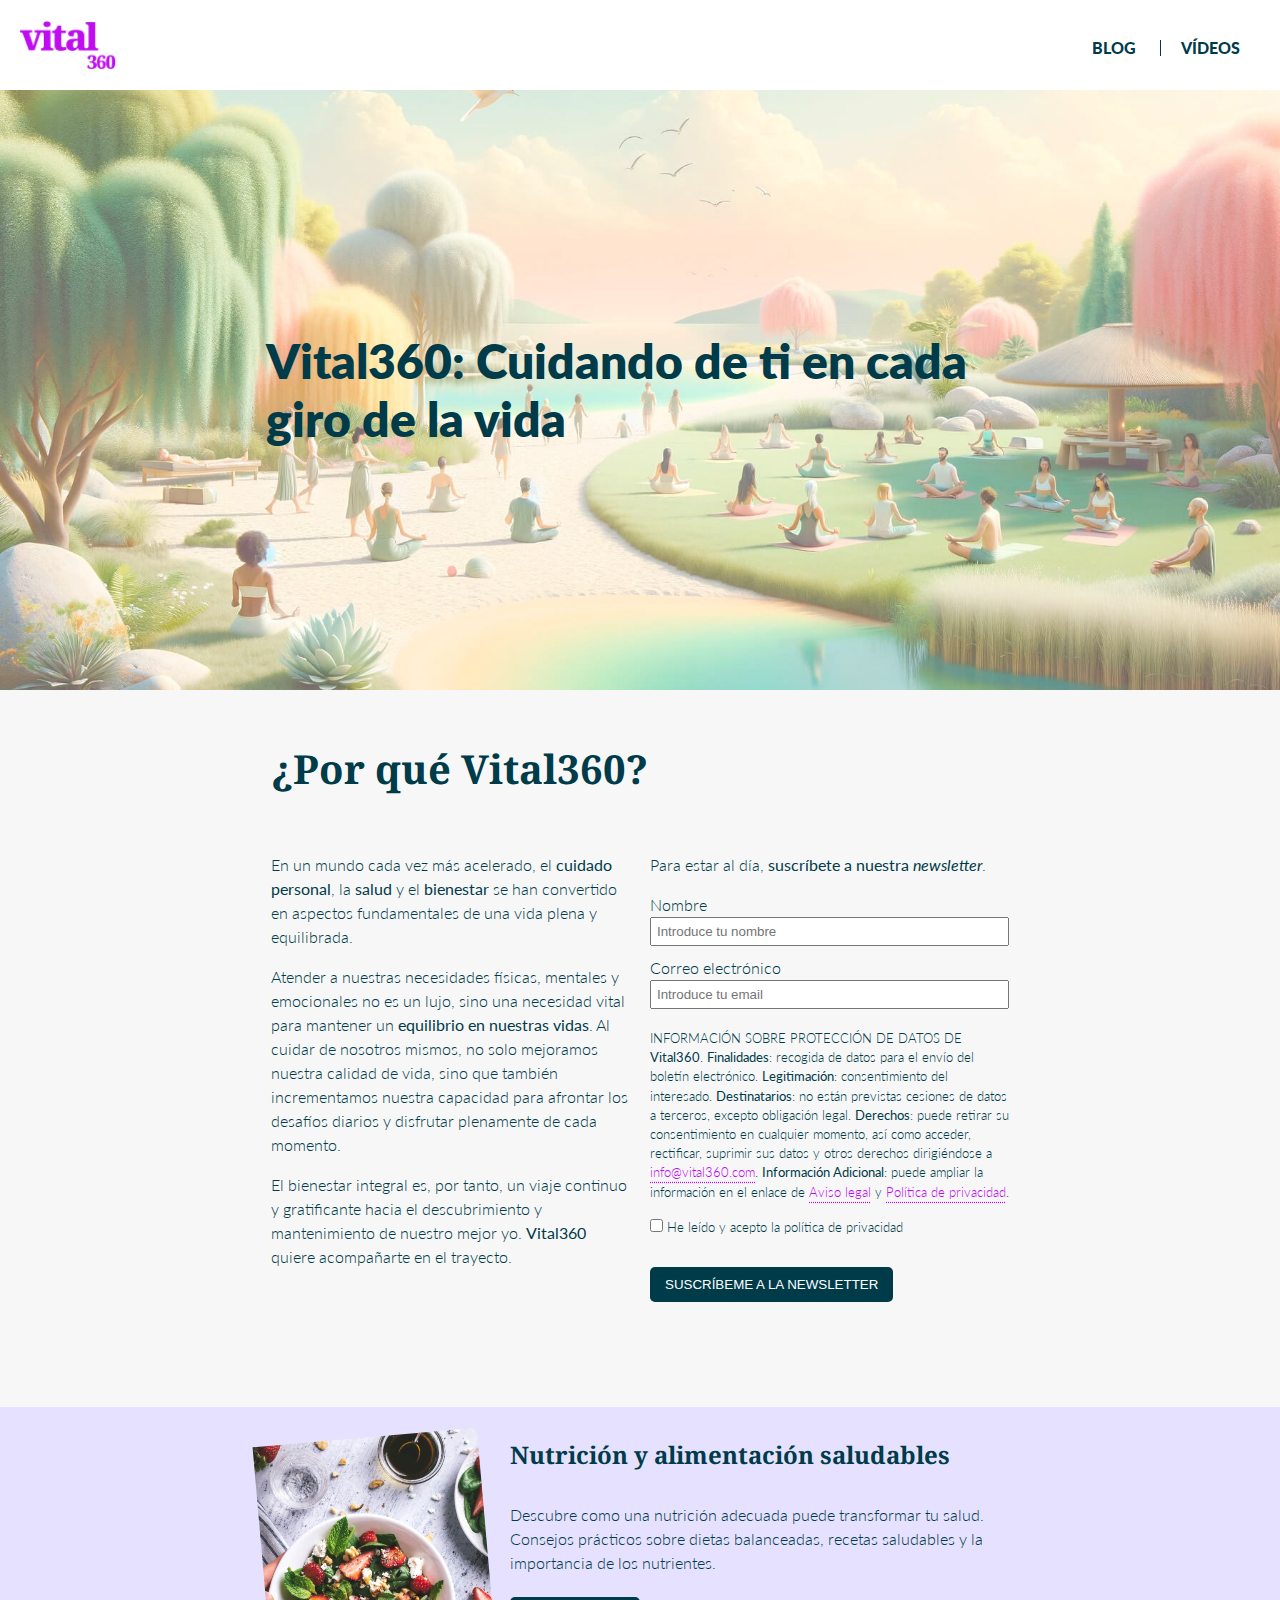
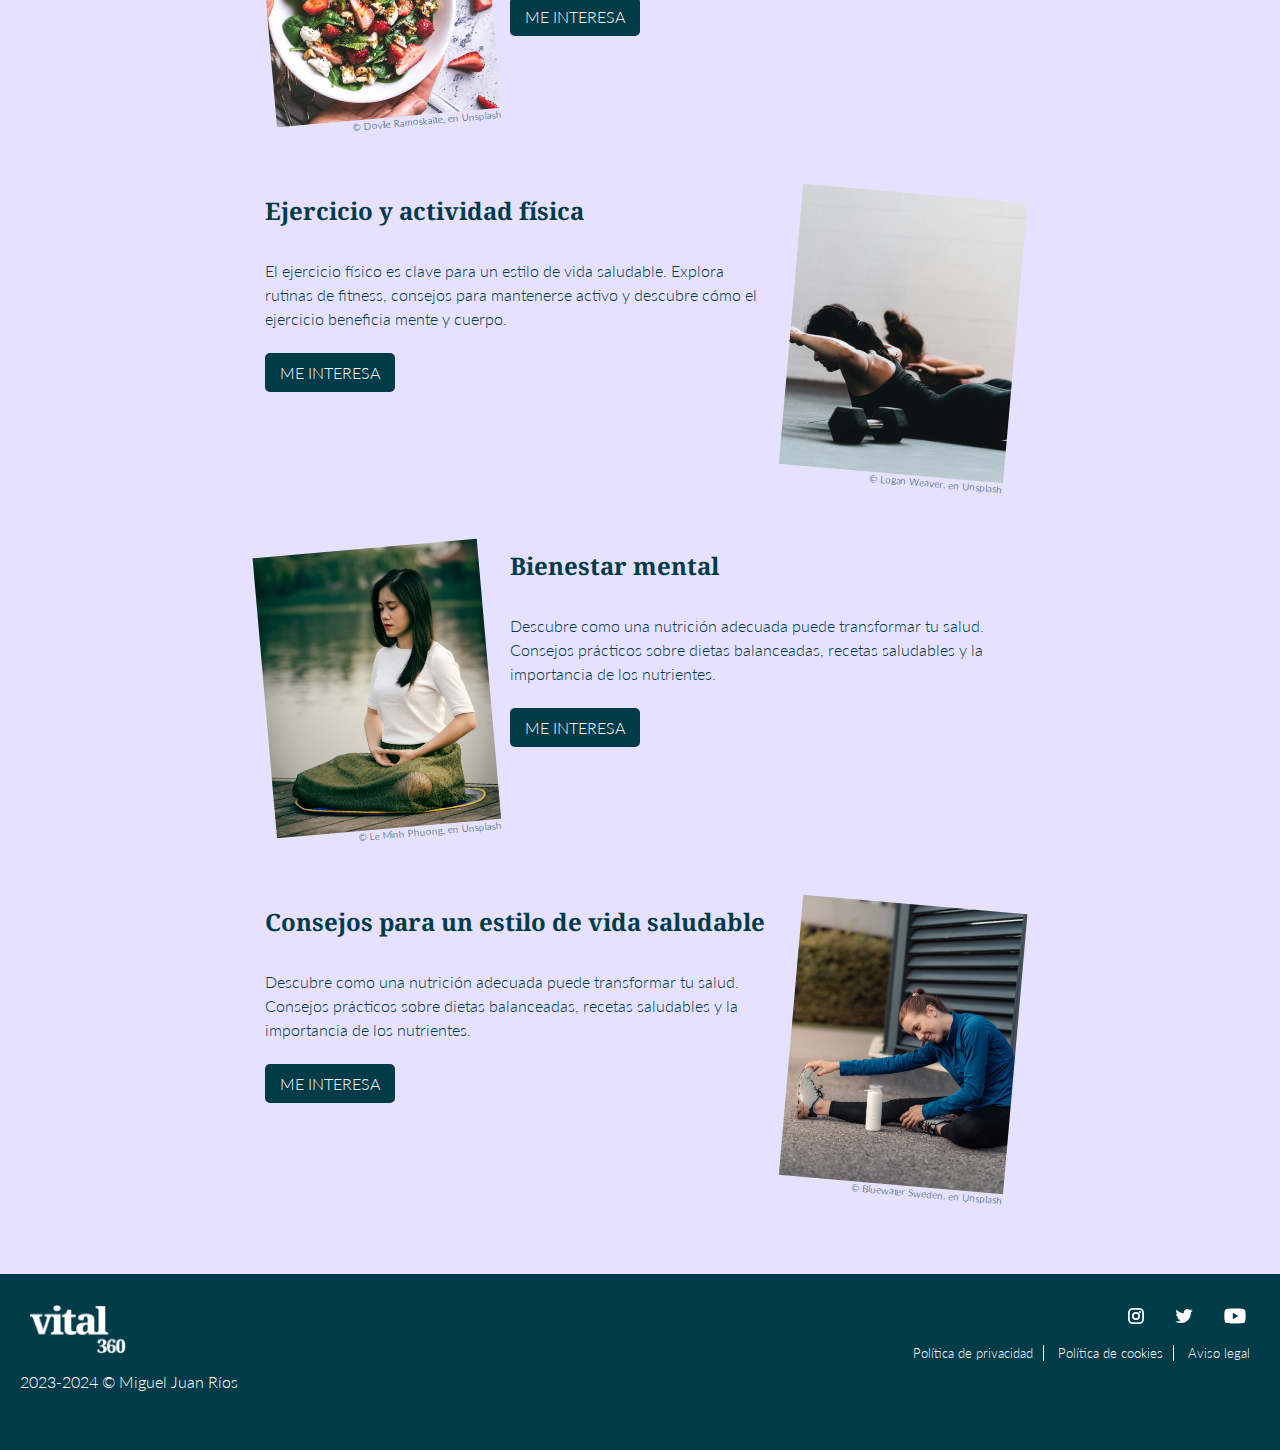
<file: index.html>
<!DOCTYPE html>
<html lang="es">

<head>
    <meta charset="UTF-8">
    <meta name="viewport" content="width=device-width, initial-scale=1.0">
    <title>Index | Vital360</title>
    <meta name="description" content="Vital360: Cuidando de ti en cada giro de la vida.">
    <link rel="icon" type="image/png" sizes="32x32" href="img/favicon.png">
    <link rel="preconnect" href="https://fonts.googleapis.com">
    <link rel="preconnect" href="https://fonts.gstatic.com" crossorigin>
    <link href="https://fonts.googleapis.com/css2?family=Lato:wght@400;700;900&family=Noto+Serif:wght@600&display=swap"
        rel="stylesheet">
    <link rel="stylesheet" href="css/estilos.css">
</head>

<body>
    <header class="cabecera-principal">
        <div class="container">
            <a href="index.html" title="Ir al inicio" class="logo"><img src="img/logoVital360.svg"
                    alt="logo Vital360"></a>
            <nav>
                <ul>
                    <li><a href="blog.html">Blog</a></li>
                    <li><a href="videos.html">Vídeos</a></li>
                </ul>
            </nav>
        </div>
    </header>

    <main>
        <div class="lema">
            <div class="lema-container">
                <h1>Vital360: Cuidando de ti en cada giro de la vida</h1>
            </div>
        </div>

        <div class="container index">
            <section class="introduccion">
                <h1>¿Por qué Vital360?</h1>

                <div class="intro">
                    <p>En un mundo cada vez más acelerado, el <strong>cuidado personal</strong>, la <strong>salud</strong> y el
                        <strong>bienestar</strong>
                        se han
                        convertido en aspectos fundamentales de una vida plena y equilibrada.
                    </p>
                    <p>Atender a nuestras necesidades físicas, mentales y emocionales no es un lujo, sino una
                        necesidad vital para mantener un <strong>equilibrio en nuestras vidas</strong>. Al cuidar de nosotros
                        mismos,
                        no solo
                        mejoramos nuestra calidad de vida, sino que también incrementamos nuestra capacidad para
                        afrontar
                        los
                        desafíos diarios y disfrutar plenamente de cada momento.</p>
                    <p>El bienestar integral es, por tanto, un viaje continuo y gratificante hacia el descubrimiento y
                        mantenimiento de nuestro mejor yo. <strong>Vital360</strong> quiere acompañarte en el trayecto.</p>
                </div>

                <div class="newsletter">
                    <p>Para estar al día, <strong>suscríbete a nuestra <span lang="en"><em>newsletter</em></span></strong>.</p>

                    <form action="" method="post">
                        <div class="form-element">
                            <label for="nombre">Nombre</label>
                            <input type="text" id="nombre" name="nombre" placeholder="Introduce tu nombre" required>
                        </div>
                        <div class="form-element">
                            <label for="email">Correo electrónico</label>
                            <input type="email" id="email" name="email" placeholder="Introduce tu email" required>
                        </div>
                        <p class="legal">INFORMACIÓN SOBRE PROTECCIÓN DE DATOS DE <strong>Vital360</strong>. <strong>Finalidades</strong>:
                            recogida de datos para el envío del boletín electrónico. <strong>Legitimación</strong>: consentimiento
                            del interesado. <strong>Destinatarios</strong>: no están previstas cesiones de datos a terceros,
                            excepto obligación legal. <strong>Derechos</strong>: puede retirar su consentimiento en cualquier
                            momento, así como acceder, rectificar, suprimir sus datos y otros derechos dirigiéndose a <a
                                href="mailto:info@vital360.com">info@vital360.com</a>. <strong>Información Adicional</strong>:
                            puede ampliar la información en el enlace de <a href="">Aviso legal</a> y <a
                                href="">Política de privacidad</a>.</p>
                        <div class="form-element-checkbox">
                            <input type="checkbox" id="aceptar_privacidad" name="aceptar_privacidad" required>
                            <label for="aceptar_privacidad">He leído y acepto la política de privacidad</label>
                        </div>
                        <button type="submit" class="button">Suscríbeme a la newsletter</button>
                    </form>
                </div>
            </section>

            <section class="articulos articulos-index">
                <article>
                    <figure>
                        <img src="img/home-bloc1.jpg" alt="Fotografía de un bol con ensalda de frutas, nueces y queso.">
                        <figcaption>&copy; Dovile Ramoskaite, en Unsplash</figcaption>
                    </figure>
                    <h2>Nutrición y alimentación saludables</h2>
                    <p>Descubre como una nutrición adecuada puede transformar tu salud. Consejos prácticos sobre
                        dietas
                        balanceadas, recetas saludables y la importancia de los nutrientes.</p>
                    <a class="button" href="">Me interesa</a>
                </article>
                <article>
                    <figure>
                        <img src="img/home-bloc2.jpg"
                            alt="Fotografía de dos mujeres tumbadas realizando ejercicios de fortalecimiento lumbar.">
                        <figcaption>&copy; Logan Weaver, en Unsplash</figcaption>
                    </figure>
                    <h2>Ejercicio y actividad física</h2>
                    <p>El ejercicio físico es clave para un estilo de vida saludable. Explora rutinas de fitness,
                        consejos para mantenerse activo y descubre cómo el ejercicio beneficia mente y cuerpo.</p>
                    <a class="button" href="">Me interesa</a>
                </article>
                <article>
                    <figure>
                        <img src="img/home-bloc3.jpg"
                            alt="Fotografía de mujer con rasgos orientales meditando junto a un lago.">
                        <figcaption>&copy; Le Minh Phuong, en Unsplash</figcaption>
                    </figure>
                    <h2>Bienestar mental</h2>
                    <p>Descubre como una nutrición adecuada puede transformar tu salud. Consejos prácticos sobre dietas
                        balanceadas, recetas saludables y la importancia de los nutrientes.</p>
                    <a class="button" href="">Me interesa</a>
                </article>
                <article>
                    <figure>
                        <img src="img/home-bloc4.jpg"
                            alt="Fotografía de mujer peliroja con ropa de deporte, realizando estiramientos de isquiotibiales en el suelo.">
                        <figcaption>&copy; Bluewater Sweden, en Unsplash</figcaption>
                    </figure>
                    <h2>Consejos para un estilo de vida saludable</h2>
                    <p>Descubre como una nutrición adecuada puede transformar tu salud. Consejos prácticos sobre dietas
                        balanceadas, recetas saludables y la importancia de los nutrientes.</p>
                    <a class="button" href="">Me interesa</a>
                </article>
            </section>
        </div>
    </main>

    <footer class="pie-principal">
        <div class="logo">
            <img src="img/logoVital360-n.svg" alt="logo Vital360">
            <p>2023-2024 &copy; Miguel Juan Ríos</p>
        </div>
        <div class="enlaces">
            <ul>
                <li><a href=""><img src="img/instagram.svg" alt="logo instagram"></a></li>
                <li><a href=""><img src="img/twitter.svg" alt="logo twitter"></a></li>
                <li><a href=""><img src="img/youtube.svg" alt="logo youtube"></a></li>
            </ul>
            <nav>
                <ul>
                    <li><a href="">Política de privacidad</a></li>
                    <li><a href="">Política de <span lang="en">cookies</span></a></li>
                    <li><a href="">Aviso legal</a></li>
                </ul>
            </nav>
        </div>
    </footer>
</body>

</html>
</file>
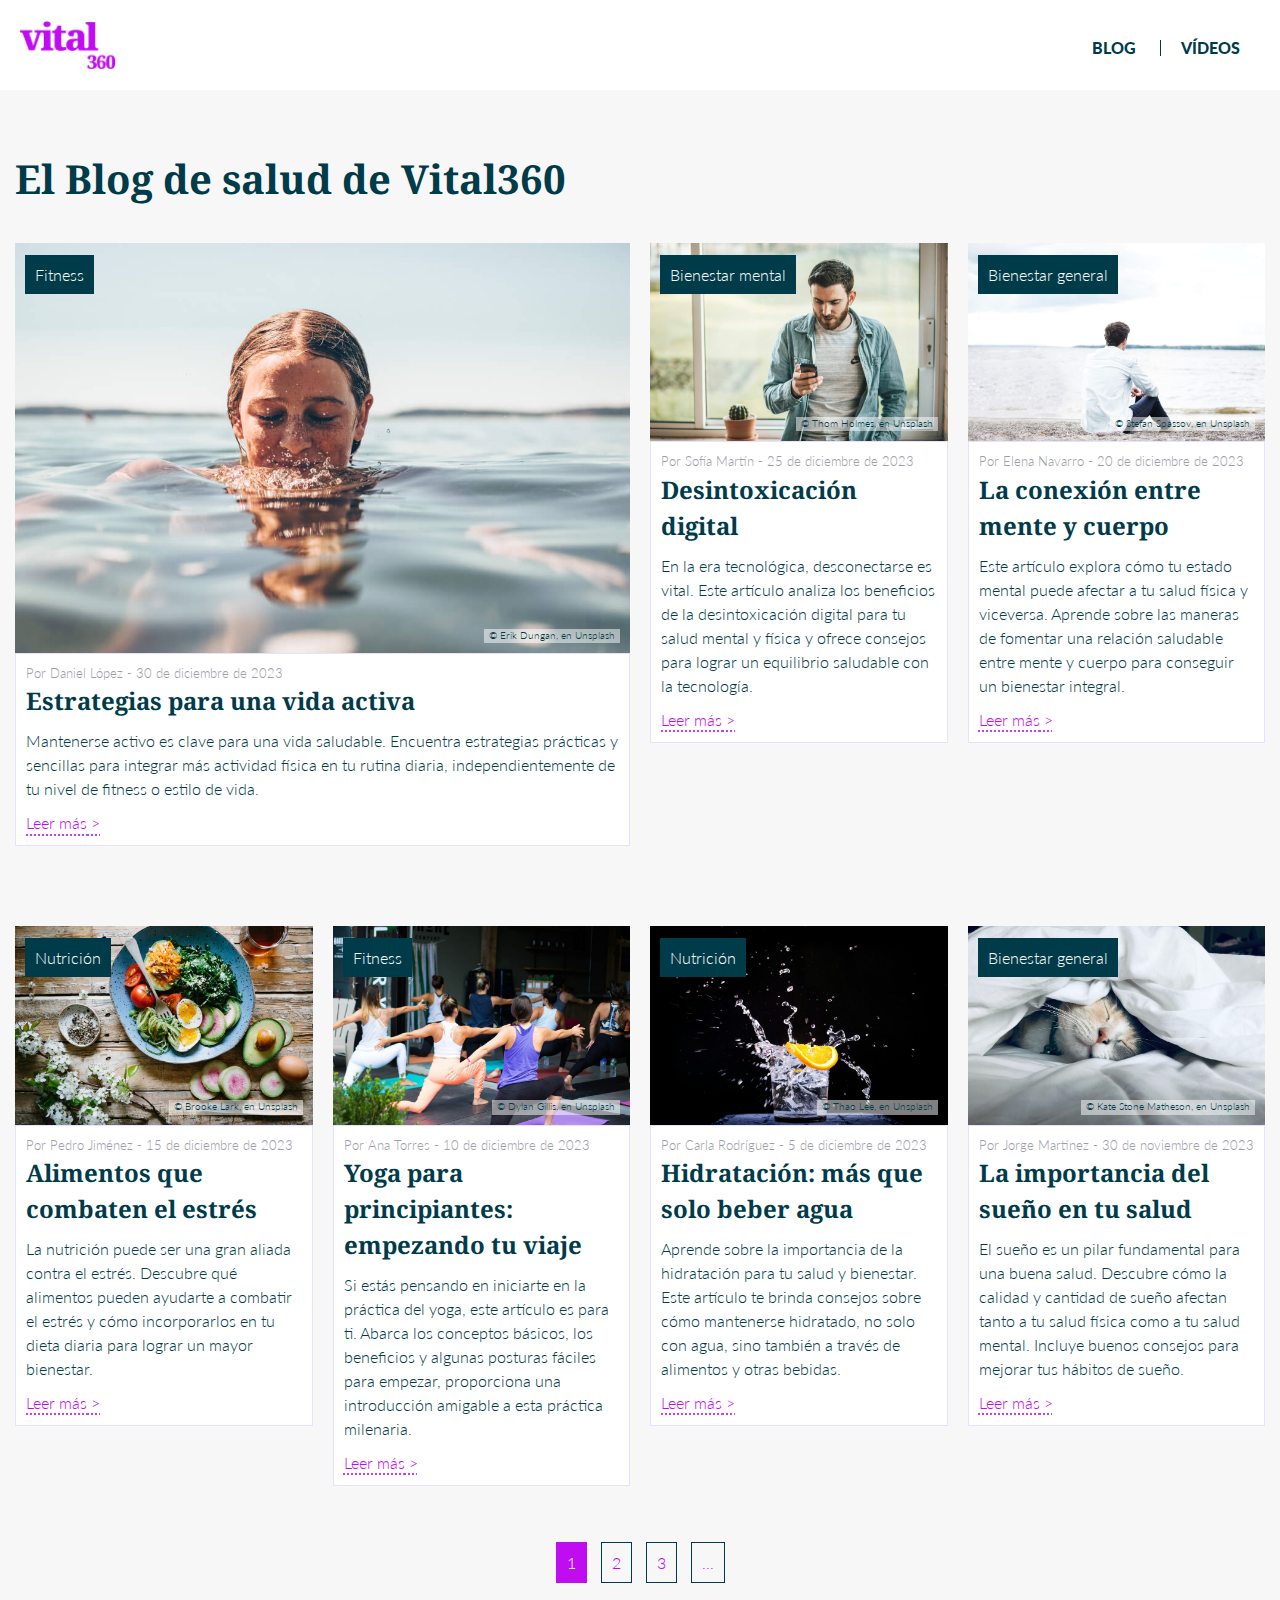
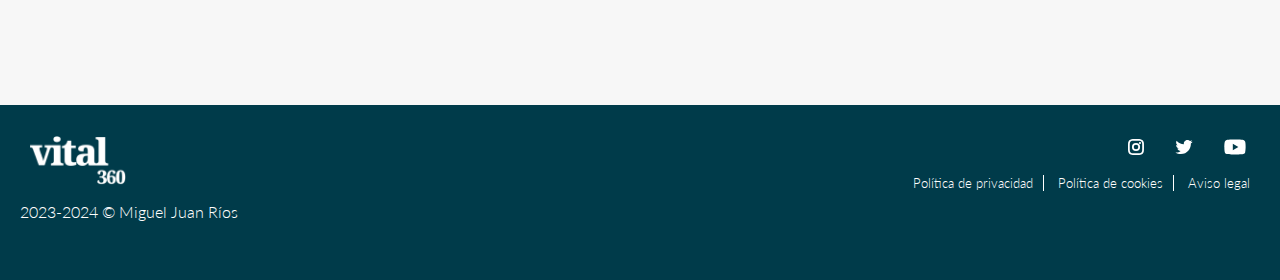
<file: blog.html>
<!DOCTYPE html>
<html lang="es">

<head>
    <meta charset="UTF-8">
    <meta name="viewport" content="width=device-width, initial-scale=1.0">
    <title>Blog | Vital360</title>
    <meta name="description" content="Entradas del blog de Vital360.">
    <link rel="icon" type="image/png" sizes="32x32" href="img/favicon.png">
    <link rel="preconnect" href="https://fonts.googleapis.com">
    <link rel="preconnect" href="https://fonts.gstatic.com" crossorigin>
    <link href="https://fonts.googleapis.com/css2?family=Lato:wght@400;700;900&family=Noto+Serif:wght@600&display=swap"
        rel="stylesheet">
    <link rel="stylesheet" href="css/estilos.css">
</head>

<body>
    <header class="cabecera-principal">
        <div class="container">
            <a href="index.html" title="Ir al inicio" class="logo"><img src="img/logoVital360.svg"
                    alt="logo Vital360"></a>
            <nav>
                <ul>
                    <li><a href="blog.html">Blog</a></li>
                    <li><a href="videos.html">Vídeos</a></li>
                </ul>
            </nav>
        </div>
    </header>

    <main>
        <div class="container">
            <h1>El Blog de salud de Vital360</h1>
            <section class="articulos articulos-blog">
                <article>
                    <figure>
                        <img src="img/estrategias-vida-activa.jpg" alt="Imagen Estrategias para una vida activa">
                        <figcaption>&copy; Erik Dungan, en Unsplash</figcaption>
                    </figure>
                    <div class="categoria"><a href="">Fitness</a></div>
                    <div class="article-text">
                        <div class="autor-fecha">Por Daniel López - 30 de diciembre de 2023</div>
                        <h2><a href="entrada.html">Estrategias para una vida activa</a></h2>
                        <p>
                            Mantenerse activo es clave para una vida saludable. Encuentra estrategias prácticas y
                            sencillas
                            para
                            integrar más actividad física en tu rutina diaria, independientemente de tu nivel de fitness
                            o
                            estilo de
                            vida.
                        </p>
                        <div class="leermas"><a href="entrada.html">Leer más</a></div>
                    </div>
                </article>

                <article>
                    <figure>
                        <img src="img/desintoxicacion-digital.jpg" alt="Imagen Desintoxicación digital">
                        <figcaption>&copy; Thom Holmes, en Unsplash</figcaption>
                    </figure>
                    <div class="categoria"><a href="">Bienestar mental</a></div>
                    <div class="article-text">
                        <div class="autor-fecha">Por Sofía Martín - 25 de diciembre de 2023</div>
                        <h2><a href="">Desintoxicación digital</a></h2>
                        <p>
                            En la era tecnológica, desconectarse es vital. Este artículo analiza los beneficios de la
                            desintoxicación digital para tu salud mental y física y ofrece consejos para lograr un
                            equilibrio
                            saludable con la tecnología.
                        </p>
                        <div class="leermas"><a href="">Leer más</a></div>
                    </div>
                </article>

                <article>
                    <figure>
                        <img src="img/conexion-mente-cuerpo.jpg" alt="Imagen La conexión entre mente y cuerpo">
                        <figcaption>&copy; Stefan Spassov, en Unsplash</figcaption>
                    </figure>
                    <div class="categoria"><a href="">Bienestar general</a></div>
                    <div class="article-text">
                        <div class="autor-fecha">Por Elena Navarro - 20 de diciembre de 2023</div>
                        <h2><a href="">La conexión entre mente y cuerpo</a></h2>
                        <p>
                            Este artículo explora cómo tu estado mental puede afectar a tu salud física y viceversa.
                            Aprende
                            sobre
                            las maneras de fomentar una relación saludable entre mente y cuerpo para conseguir un
                            bienestar
                            integral.
                        </p>
                        <div class="leermas"><a href="">Leer más</a></div>
                    </div>
                </article>

                <article>
                    <figure>
                        <img src="img/alimentos-combaten-estres.jpg" alt="Imagen Alimentos que combaten el estrés">
                        <figcaption>&copy; Brooke Lark, en Unsplash</figcaption>
                    </figure>
                    <div class="categoria"><a href="">Nutrición</a></div>
                    <div class="article-text">
                        <div class="autor-fecha">Por Pedro Jiménez - 15 de diciembre de 2023</div>
                        <h2><a href="">Alimentos que combaten el estrés</a></h2>
                        <p>
                            La nutrición puede ser una gran aliada contra el estrés. Descubre qué alimentos pueden
                            ayudarte
                            a
                            combatir el estrés y cómo incorporarlos en tu dieta diaria para lograr un mayor bienestar.
                        </p>
                        <div class="leermas"><a href="">Leer más</a></div>
                    </div>
                </article>

                <article>
                    <figure>
                        <img src="img/yoga-principiantes.jpg" alt="Imagen Yoga para principiantes: empezando tu viaje">
                        <figcaption>&copy; Dylan Gillis, en Unsplash</figcaption>
                    </figure>
                    <div class="categoria"><a href="">Fitness</a></div>
                    <div class="article-text">
                        <div class="autor-fecha">Por Ana Torres - 10 de diciembre de 2023</div>
                        <h2><a href="">Yoga para principiantes: empezando tu viaje</a></h2>
                        <p>
                            Si estás pensando en iniciarte en la práctica del yoga, este artículo es para ti. Abarca los
                            conceptos
                            básicos, los beneficios y algunas posturas fáciles para empezar, proporciona una
                            introducción
                            amigable a
                            esta práctica milenaria.
                        </p>
                        <div class="leermas"><a href="">Leer más</a></div>
                    </div>
                </article>

                <article>
                    <figure>
                        <img src="img/hidratacion.jpg" alt="Imagen Hidratación: más que solo beber agua">
                        <figcaption>&copy; Thao Lee, en Unsplash</figcaption>
                    </figure>
                    <div class="categoria"><a href="">Nutrición</a></div>
                    <div class="article-text">
                        <div class="autor-fecha">Por Carla Rodríguez - 5 de diciembre de 2023</div>
                        <h2><a href="">Hidratación: más que solo beber agua</a></h2>
                        <p>
                            Aprende sobre la importancia de la hidratación para tu salud y bienestar. Este artículo te
                            brinda
                            consejos sobre cómo mantenerse hidratado, no solo con agua, sino también a través de
                            alimentos y
                            otras
                            bebidas.
                        </p>
                        <div class="leermas"><a href="">Leer más</a></div>
                    </div>
                </article>

                <article>
                    <figure>
                        <img src="img/importancia-sueno-salud.jpg" alt="Imagen La importancia del sueño en tu salud">
                        <figcaption>&copy; Kate Stone Matheson, en Unsplash</figcaption>
                    </figure>
                    <div class="categoria"><a href="">Bienestar general</a></div>
                    <div class="article-text">
                        <div class="autor-fecha">Por Jorge Martínez - 30 de noviembre de 2023</div>
                        <h2><a href="">La importancia del sueño en tu salud</a></h2>
                        <p>
                            El sueño es un pilar fundamental para una buena salud. Descubre cómo la calidad y cantidad
                            de
                            sueño
                            afectan tanto a tu salud física como a tu salud mental. Incluye buenos consejos para mejorar
                            tus
                            hábitos
                            de sueño.
                        </p>
                        <div class="leermas"><a href="">Leer más</a></div>
                    </div>
                </article>
            </section>
            <div class="paginacion">
                <nav>
                    <ul>
                        <li class="actual"><a href="">1</a></li>
                        <li><a href="">2</a></li>
                        <li><a href="">3</a></li>
                        <li><a href="">...</a></li>
                    </ul>
                </nav>
            </div>
        </div>

    </main>

    <footer class="pie-principal">
        <div class="logo">
            <img src="img/logoVital360-n.svg" alt="logo Vital360">
            <p>2023-2024 &copy; Miguel Juan Ríos</p>
        </div>
        <div class="enlaces">
            <ul>
                <li><a href=""><img src="img/instagram.svg" alt="logo instagram"></a></li>
                <li><a href=""><img src="img/twitter.svg" alt="logo twitter"></a></li>
                <li><a href=""><img src="img/youtube.svg" alt="logo youtube"></a></li>
            </ul>
            <nav>
                <ul>
                    <li><a href="">Política de privacidad</a></li>
                    <li><a href="">Política de <span lang="en">cookies</span></a></li>
                    <li><a href="">Aviso legal</a></li>
                </ul>
            </nav>
        </div>
    </footer>
</body>

</html>
</file>
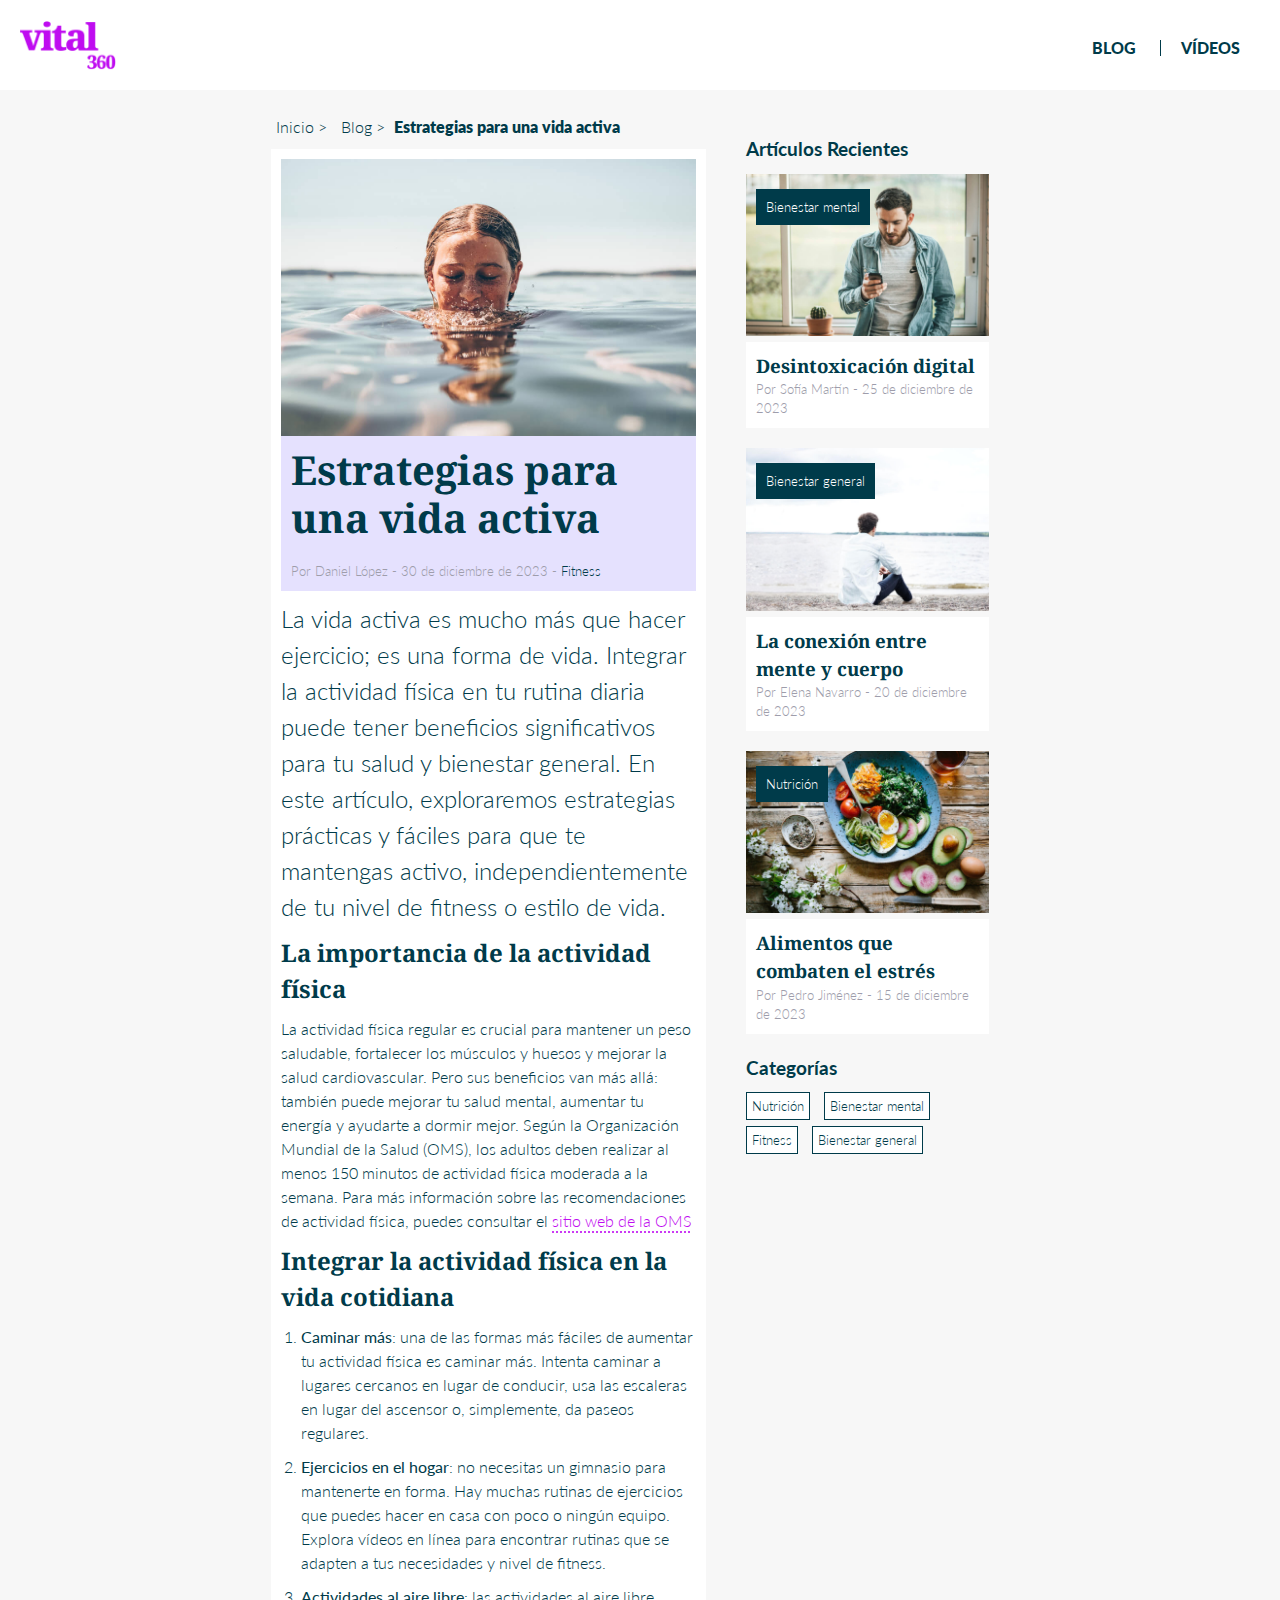
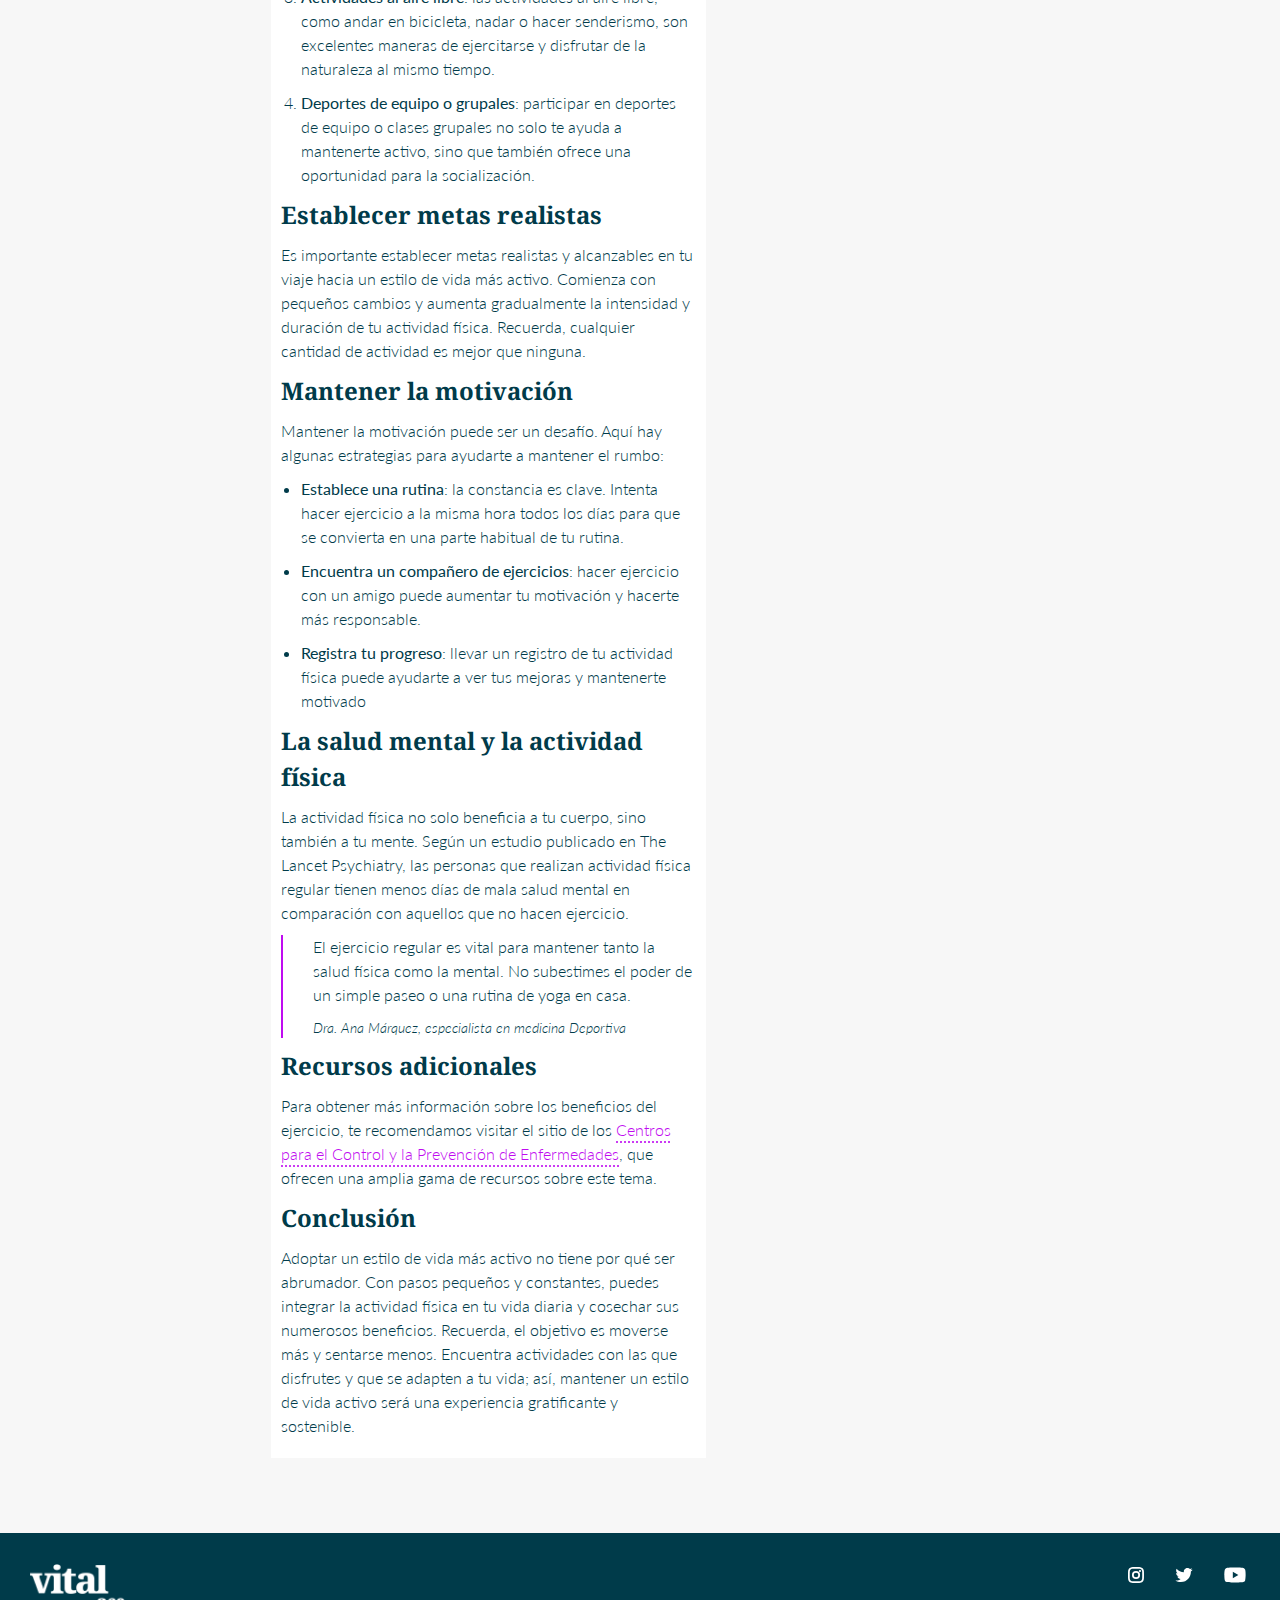
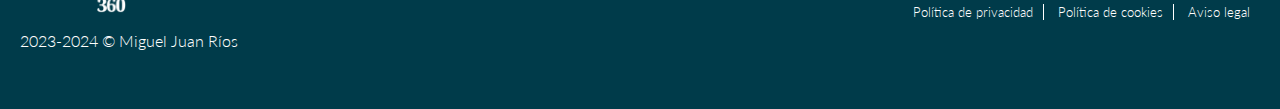
<file: entrada.html>
<!DOCTYPE html>
<html lang="es">

<head>
    <meta charset="UTF-8">
    <meta name="viewport" content="width=device-width, initial-scale=1.0">
    <title>Entrada | Vital360</title>
    <meta name="description" content="Estrategias para una vida activa. Entrada del blog de Vital360.">
    <link rel="icon" type="image/png" sizes="32x32" href="img/favicon.png">
    <link rel="preconnect" href="https://fonts.googleapis.com">
    <link rel="preconnect" href="https://fonts.gstatic.com" crossorigin>
    <link href="https://fonts.googleapis.com/css2?family=Lato:wght@400;700;900&family=Noto+Serif:wght@600&display=swap"
        rel="stylesheet">
    <link rel="stylesheet" href="css/estilos.css">
</head>

<body>
    <header class="cabecera-principal">
        <div class="container">
            <a href="index.html" title="Ir al inicio" class="logo"><img src="img/logoVital360.svg"
                    alt="logo Vital360"></a>
            <nav>
                <ul>
                    <li><a href="blog.html">Blog</a></li>
                    <li><a href="videos.html">Vídeos</a></li>
                </ul>
            </nav>
        </div>
    </header>
    <main>
        <div class="container container-entrada">
            <section class="articulos entrada">
                <nav class="breadcrumb">
                    <ul>
                        <li><a href="index.html">Inicio</a></li>
                        <li><a href="blog.html">Blog</a></li>
                        <li><span>Estrategias para una vida activa</span></li>
                    </ul>
                </nav>

                <article>
                    <figure>
                        <img src="img/estrategias-vida-activa.jpg" alt="Mujer bañandose en una masa de agua">
                    </figure>
                    <header class="article-header">
                        <h1>Estrategias para una vida activa</h1>
                        <div class="autor-fecha">Por Daniel López - 30 de diciembre de 2023 - <a href="">Fitness</a>
                        </div>
                    </header>
                    <div class="intro-article">
                        <p>
                            La vida activa es mucho más que hacer ejercicio; es una forma de vida. Integrar la actividad
                            física
                            en
                            tu rutina
                            diaria puede tener beneficios significativos para tu salud y bienestar general. En este
                            artículo,
                            exploraremos
                            estrategias prácticas y fáciles para que te mantengas activo, independientemente de tu nivel
                            de
                            fitness
                            o estilo de
                            vida.
                        </p>
                    </div>
                    <h2>La importancia de la actividad física</h2>
                    <p>La actividad física regular es crucial para mantener un peso saludable, fortalecer los músculos y
                        huesos
                        y mejorar
                        la salud cardiovascular. Pero sus beneficios van más allá: también puede mejorar tu salud
                        mental,
                        aumentar tu
                        energía y ayudarte a dormir mejor. Según la Organización Mundial de la Salud (OMS), los adultos
                        deben
                        realizar al
                        menos 150 minutos de actividad física moderada a la semana. Para más información sobre las
                        recomendaciones de
                        actividad física, puedes consultar el <a href="">sitio web de la OMS</a></p>
                    <h2>Integrar la actividad física en la vida cotidiana</h2>
                    <ol>
                        <li>
                            <span><strong>Caminar más</strong>: una de las formas más fáciles de aumentar tu actividad física es
                                caminar más. Intenta caminar a lugares cercanos en lugar de conducir, usa las escaleras
                                en lugar del ascensor o, simplemente, da paseos regulares.</span>
                        </li>
                        <li>
                            <span><strong>Ejercicios en el hogar</strong>: no necesitas un gimnasio para mantenerte en forma. Hay
                                muchas rutinas de ejercicios que puedes hacer en casa con poco o ningún equipo. Explora
                                vídeos en línea para encontrar rutinas que se adapten a tus necesidades y nivel de
                                fitness.</span>
                        </li>
                        <li>
                            <span><strong>Actividades al aire libre</strong>: las actividades al aire libre, como andar en
                                bicicleta,
                                nadar o hacer senderismo, son excelentes maneras de ejercitarse y disfrutar de la
                                naturaleza al mismo tiempo.</span>
                        </li>
                        <li>
                            <span><strong>Deportes de equipo o grupales</strong>: participar en deportes de equipo o clases
                                grupales
                                no solo te ayuda a mantenerte activo, sino que también ofrece una oportunidad para la
                                socialización.
                            </span>
                        </li>
                    </ol>
                    <h2>Establecer metas realistas</h2>
                    <p>
                        Es importante establecer metas realistas y alcanzables en tu viaje hacia un estilo de vida más
                        activo. Comienza con pequeños cambios y aumenta gradualmente la intensidad y duración de tu
                        actividad física. Recuerda, cualquier cantidad de actividad es mejor que ninguna.
                    </p>

                    <h2>Mantener la motivación</h2>
                    <p> Mantener la motivación puede ser un desafío. Aquí hay algunas estrategias para ayudarte a
                        mantener
                        el rumbo:
                    </p>
                    <ul>
                        <li><strong>Establece una rutina</strong>: la constancia es clave. Intenta hacer ejercicio a la misma hora
                            todos
                            los días para que se
                            convierta en una parte habitual de tu rutina.</li>
                        <li><strong>Encuentra un compañero de ejercicios</strong>: hacer ejercicio con un amigo puede aumentar tu
                            motivación y hacerte más
                            responsable.</li>
                        <li><strong>Registra tu progreso</strong>: llevar un registro de tu actividad física puede ayudarte a ver
                            tus
                            mejoras y mantenerte
                            motivado</li>
                    </ul>
                    <h2>La salud mental y la actividad física</h2>
                    <p> La actividad física no solo beneficia a tu cuerpo, sino también a tu mente. Según un estudio
                        publicado en The Lancet Psychiatry, las personas que realizan actividad física regular tienen
                        menos
                        días de mala salud mental en comparación con aquellos que no hacen ejercicio.</p>
                    <blockquote>
                        <p>El ejercicio regular es vital para mantener tanto la salud física como la mental. No
                            subestimes
                            el poder de un simple paseo o una rutina de yoga en casa. </p>
                        <footer>Dra. Ana Márquez, especialista en medicina Deportiva</footer>
                    </blockquote>
                    <h2>Recursos adicionales</h2>
                    <p>Para obtener más información sobre los beneficios del ejercicio, te recomendamos visitar el sitio
                        de
                        los
                        <a href="https://www.cdc.gov/physicalactivity/basics/pa-health/index.htm">Centros
                            para el Control y la Prevención de Enfermedades</a>, que ofrecen una amplia gama de recursos
                        sobre
                        este tema.
                    </p>
                    <h2>Conclusión</h2>
                    <p>Adoptar un estilo de vida más activo no tiene por qué ser abrumador. Con pasos pequeños y
                        constantes,
                        puedes integrar la actividad física en tu vida diaria y cosechar sus numerosos beneficios.
                        Recuerda,
                        el objetivo es moverse más y sentarse menos. Encuentra actividades con las que disfrutes y que
                        se
                        adapten a tu vida; así, mantener un estilo de vida activo será una experiencia gratificante y
                        sostenible.</p>
                </article>
            </section>
            <aside>
                <section class="recientes">
                    <h2>Artículos Recientes</h2>
                    <ul>
                        <li>
                            <article>
                                <figure>
                                    <img src="img/desintoxicacion-digital.jpg" alt="Imagen Desintoxicación digital">
                                </figure>
                                <div class="categoria"><a href="">Bienestar mental</a></div>
                                <div class="article-text">
                                    <h3><a href="">Desintoxicación digital</a></h3>
                                    <div class="autor-fecha">Por Sofía Martín - 25 de diciembre de 2023</div>
                                </div>
                            </article>
                        </li>
                        <li>
                            <article>
                                <figure>
                                    <img src="img/conexion-mente-cuerpo.jpg"
                                        alt="Imagen La conexión entre mente y cuerpo">
                                </figure>
                                <div class="categoria"><a href="">Bienestar general</a></div>
                                <div class="article-text">
                                    <h3><a href="">La conexión entre mente y cuerpo</a></h3>
                                    <div class="autor-fecha">Por Elena Navarro - 20 de diciembre de 2023</div>
                                </div>
                            </article>
                        </li>
                        <li>
                            <article>
                                <figure>
                                    <img src="img/alimentos-combaten-estres.jpg"
                                        alt="Imagen Alimentos que combaten el estrés">
                                </figure>
                                <div class="categoria"><a href="">Nutrición</a></div>
                                <div class="article-text">
                                    <h3><a href="">Alimentos que combaten el estrés</a></h3>
                                    <div class="autor-fecha">Por Pedro Jiménez - 15 de diciembre de 2023</div>
                                </div>
                            </article>
                        </li>
                    </ul>
                </section>
                <section class="categorias">
                    <h2>Categorías</h2>
                    <ul>
                        <li><a href="">Nutrición</a></li>
                        <li><a href="">Bienestar mental</a></li>
                        <li><a href="">Fitness</a></li>
                        <li><a href="">Bienestar general</a></li>
                    </ul>
                </section>
            </aside>
        </div>

    </main>



    <footer class="pie-principal">
        <div class="logo">
            <img src="img/logoVital360-n.svg" alt="logo Vital360">
            <p>2023-2024 &copy; Miguel Juan Ríos</p>
        </div>
        <div class="enlaces">
            <ul>
                <li><a href=""><img src="img/instagram.svg" alt="logo instagram"></a></li>
                <li><a href=""><img src="img/twitter.svg" alt="logo twitter"></a></li>
                <li><a href=""><img src="img/youtube.svg" alt="logo youtube"></a></li>
            </ul>
            <nav>
                <ul>
                    <li><a href="">Política de privacidad</a></li>
                    <li><a href="">Política de <span lang="en">cookies</span></a></li>
                    <li><a href="">Aviso legal</a></li>
                </ul>
            </nav>
        </div>
    </footer>
</body>

</html>
</file>
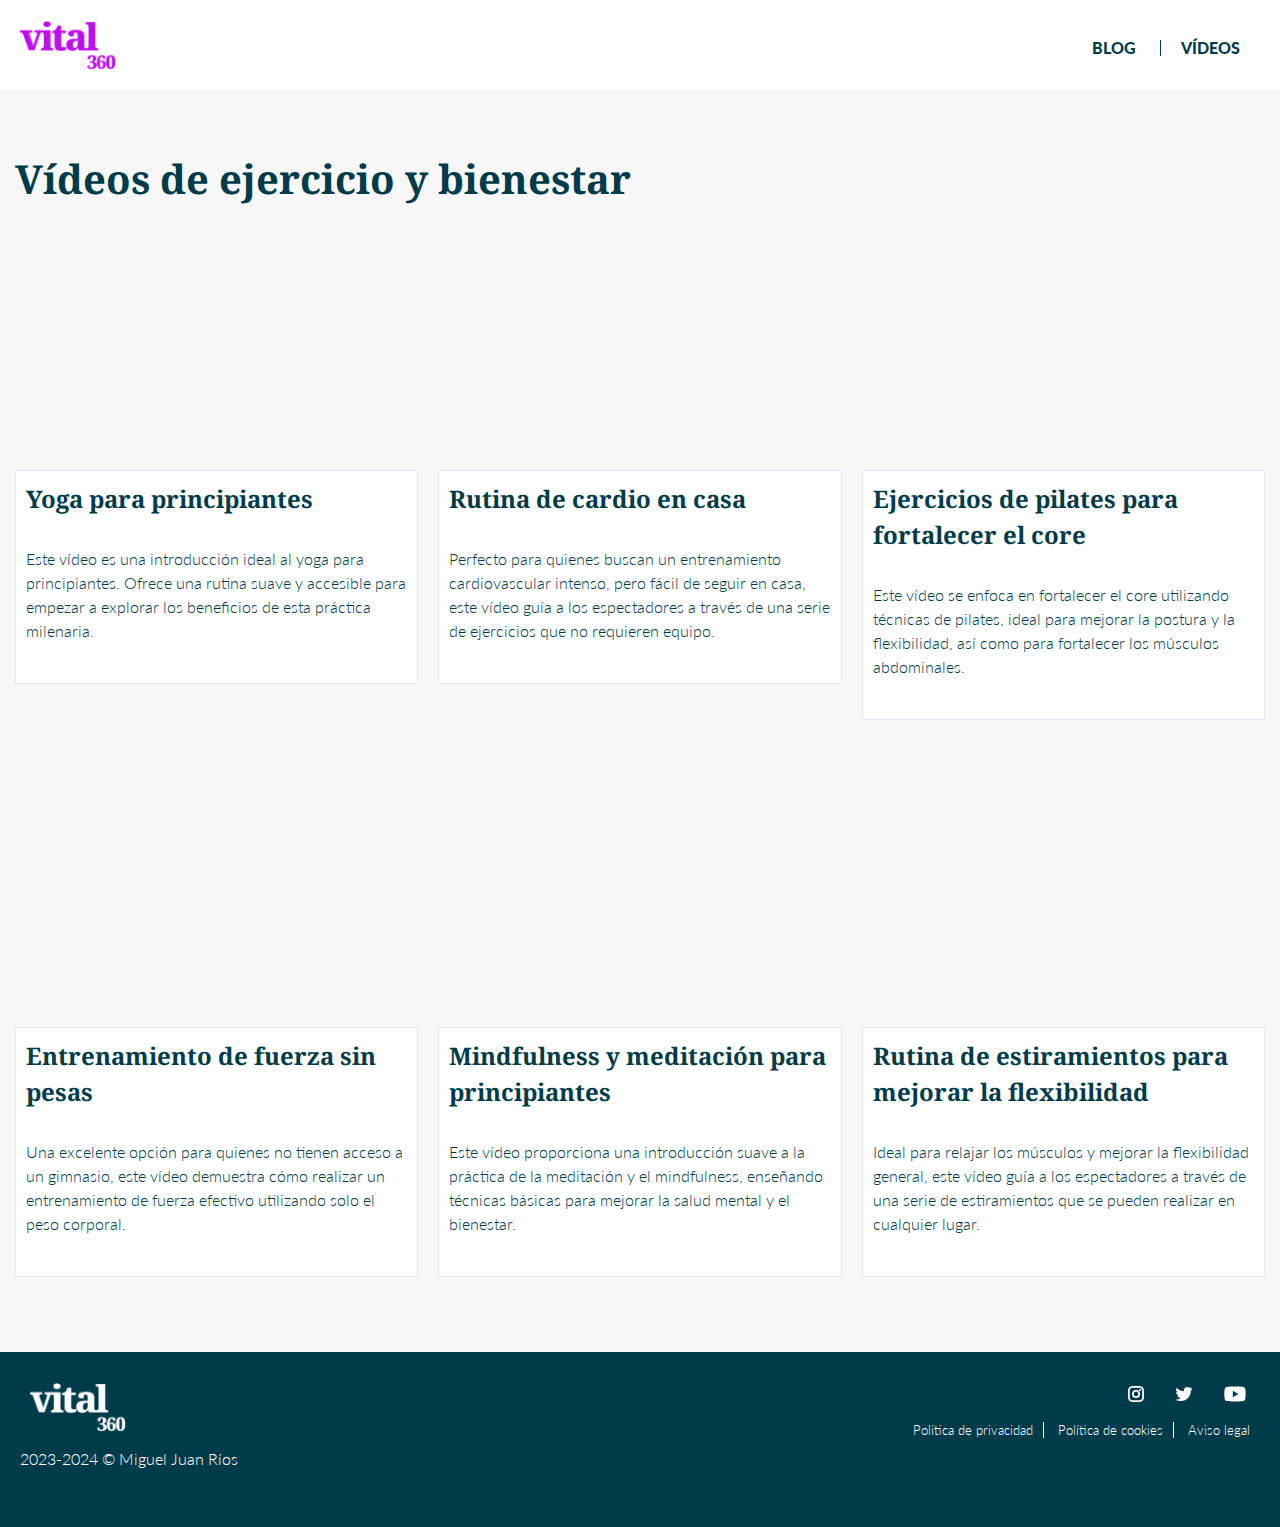
<file: videos.html>
<!DOCTYPE html>
<html lang="es">

<head>
    <meta charset="UTF-8">
    <meta name="viewport" content="width=device-width, initial-scale=1.0">
    <title>Videos | Vital360</title>
    <meta name="description" content="Videos del blog de Vital360.">
    <link rel="icon" type="image/png" sizes="32x32" href="img/favicon.png">
    <link rel="preconnect" href="https://fonts.googleapis.com">
    <link rel="preconnect" href="https://fonts.gstatic.com" crossorigin>
    <link href="https://fonts.googleapis.com/css2?family=Lato:wght@400;700;900&family=Noto+Serif:wght@600&display=swap"
        rel="stylesheet">
    <link rel="stylesheet" href="css/estilos.css">
</head>

<body>
    <header class="cabecera-principal">
        <div class="container">
            <a href="index.html" title="Ir al inicio" class="logo"><img src="img/logoVital360.svg"
                    alt="logo Vital360"></a>
            <nav>
                <ul>
                    <li><a href="blog.html">Blog</a></li>
                    <li><a href="videos.html">Vídeos</a></li>
                </ul>
            </nav>
        </div>
    </header>

    <main>
        <div class="container">
            <h1>Vídeos de ejercicio y bienestar</h1>
            <section class="articulos videos">
                <article>
                    <figure>
                        <div class="video-fluid">
                            <iframe class="video-fluid-item"
                                src="https://www.youtube.com/embed/VaoV1PrYft4" title="Yoga"
                                allow="accelerometer; autoplay; clipboard-write; encrypted-media; gyroscope; picture-in-picture; web-share"
                                allowfullscreen></iframe>
                        </div>
                    </figure>
                    <div class="article-text">
                        <h2>Yoga para principiantes</h2>
                        <p>Este vídeo es una introducción ideal al yoga para principiantes. Ofrece una rutina suave y
                            accesible para empezar a explorar los beneficios de esta práctica milenaria.</p>
                    </div>
                </article>

                <article>
                    <figure>
                        <div class="video-fluid">
                            <iframe class="video-fluid-item" width="560" height="315"
                            src="https://www.youtube.com/embed/ksi-c8YgClY" title="Cardio"
                            allow="accelerometer; autoplay; clipboard-write; encrypted-media; gyroscope; picture-in-picture; web-share"
                            allowfullscreen></iframe>
                        </div>
                    </figure>
                    <div class="article-text">
                        <h2>Rutina de cardio en casa</h2>
                        <p>Perfecto para quienes buscan un entrenamiento cardiovascular intenso, pero fácil de seguir en
                            casa, este vídeo guía a los espectadores a través de una serie de ejercicios que no
                            requieren
                            equipo.</p>
                    </div>
                </article>

                <article>
                    <figure>
                        <div class="video-fluid">
                            <iframe class="video-fluid-item" width="560" height="315"
                            src="https://www.youtube.com/embed/qXr7xHZUxvY" title="Pilates"
                            allow="accelerometer; autoplay; clipboard-write; encrypted-media; gyroscope; picture-in-picture; web-share"
                            allowfullscreen></iframe>
                        </div>
                    </figure>
                    <div class="article-text">
                        <h2>Ejercicios de pilates para fortalecer el core</h2>
                        <p>Este vídeo se enfoca en fortalecer el core utilizando técnicas de pilates, ideal para mejorar
                            la
                            postura y la flexibilidad, así como para fortalecer los músculos abdominales.</p>
                    </div>
                </article>

                <article>
                    <figure>
                        <div class="video-fluid">
                            <iframe class="video-fluid-item" width="560" height="315"
                            src="https://www.youtube.com/embed/mT8MVyEopgs" title="Fuerza"
                            allow="accelerometer; autoplay; clipboard-write; encrypted-media; gyroscope; picture-in-picture; web-share"
                            allowfullscreen></iframe>
                        </div>
                    </figure>
                    <div class="article-text">
                        <h2>Entrenamiento de fuerza sin pesas</h2>
                        <p>Una excelente opción para quienes no tienen acceso a un gimnasio, este vídeo demuestra cómo
                            realizar un entrenamiento de fuerza efectivo utilizando solo el peso corporal.</p>
                    </div>
                </article>

                <article>
                    <figure>
                        <div class="video-fluid">
                            <iframe class="video-fluid-item" width="560" height="315"
                            src="https://www.youtube.com/embed/ZToicYcHIOU" title="Mindfulness"
                            allow="accelerometer; autoplay; clipboard-write; encrypted-media; gyroscope; picture-in-picture; web-share"
                            allowfullscreen></iframe>
                        </div>
                    </figure>
                    <div class="article-text">
                        <h2>Mindfulness y meditación para principiantes</h2>
                        <p>Este vídeo proporciona una introducción suave a la práctica de la meditación y el
                            mindfulness,
                            enseñando técnicas básicas para mejorar la salud mental y el bienestar.</p>
                    </div>
                </article>

                <article>
                    <figure>
                        <div class="video-fluid">
                            <iframe class="video-fluid-item" width="560" height="315"
                            src="https://www.youtube.com/embed/2L2lnxIcNmo" title="Estiramientos"
                            allow="accelerometer; autoplay; clipboard-write; encrypted-media; gyroscope; picture-in-picture; web-share"
                            allowfullscreen></iframe>
                        </div>
                    </figure>
                    <div class="article-text">
                        <h2>Rutina de estiramientos para mejorar la flexibilidad</h2>
                        <p>Ideal para relajar los músculos y mejorar la flexibilidad general, este vídeo guía a los
                            espectadores a través de una serie de estiramientos que se pueden realizar en cualquier
                            lugar.
                        </p>
                    </div>
                </article>
            </section>
        </div>
    </main>

    <footer class="pie-principal">
        <div class="logo">
            <img src="img/logoVital360-n.svg" alt="logo Vital360">
            <p>2023-2024 &copy; Miguel Juan Ríos</p>
        </div>
        <div class="enlaces">
            <ul>
                <li><a href=""><img src="img/instagram.svg" alt="logo instagram"></a></li>
                <li><a href=""><img src="img/twitter.svg" alt="logo twitter"></a></li>
                <li><a href=""><img src="img/youtube.svg" alt="logo youtube"></a></li>
            </ul>
            <nav>
                <ul>
                    <li><a href="">Política de privacidad</a></li>
                    <li><a href="">Política de <span lang="en">cookies</span></a></li>
                    <li><a href="">Aviso legal</a></li>
                </ul>
            </nav>
        </div>
    </footer>
</body>

</html>
</file>
<file: css/estilos.css>
/* variables de color */
:root {
    --text-color: rgb(0, 59, 74);
    --text-color-claro: rgb(255, 255, 255);
    --text-color-gris: rgb(158, 157, 171);
    --contrast-color: rgb(191, 12, 240);
    --contrast-color-claro: rgb(229, 225, 254);
    --body-color: rgb(247, 247, 247);
}

/****************************
Estilos generales
*****************************/

* {
    margin: 0;
    padding: 0;
    box-sizing: border-box;
}

body {
    font-family: 'Lato', sans-serif;
    font-weight: 300;
    background-color: var(--body-color);
    color: var(--text-color);
    line-height: 1.5;
}

h1,
h2, h3 {
    font-family: 'Noto Serif', serif;
    font-weight: 700;
    margin-bottom: 10px;
}

h1 {
    font-size: 2.5rem;
    margin:40px 0px;
    line-height:1.2;
}

h3 {
    margin-bottom: 0px;
}

a {
    text-decoration: underline dotted;
    text-underline-offset: 5px; /* Distancia de la línea punteada desde el texto */
    text-decoration-skip-ink: auto; /* Mejora la apariencia de la línea punteada */
    color: var(--contrast-color);
}

a:hover {
    color: var(--text-color);
}

h2 a,
h3 a {
    text-decoration: none;
    color: var(--text-color);
}

h2 a:hover,
h3 a:hover {
    color: var(--contrast-color);
}

p {
    font-size: 1rem;
    margin-bottom: 1rem;
}

main .container {
    margin-top: 100px; /* Como tenemos un menú fijo, debemos colocar el contenido inicialmente por debajo*/
    margin-right: auto;
    margin-left: auto;
    width: 100%;
    padding: 15px;
}

/****************************
Index
*****************************/
.lema {
    width: 100%;
    margin-top: 90px; /* Como tenemos un menú fijo, debemos colocar el contenido inicialmente por debajo*/
    
    display: flex;
    flex-direction: column;
    justify-content: center; /* Centra verticalmente el contenido en el eje Y */

    height: 600px; /* Altura fija del div */    
    background-image: url("../img/hero-image-home.jpg");
    background-size: cover;
    background-position: center; /* Centra la imagen en el div */
    overflow: hidden; /* Evita que el contenido se desborde del div */
    text-align: left;
}

.lema h1 {
    font-family: 'Lato', sans-serif;
    font-size: 3rem;
    font-weight: 800;
    padding: 0px 10px;
}

main .container.index {
    margin-top: 0px; /* El desplazamiento ya lo hemos hecho con el lema, así que lo quitamos de este container*/
    width: 100%;
    padding: 0px;
}

.introduccion {
    display: flex;
    flex-direction: column;
    margin-bottom: 60px;
    padding: 15px;
}

.form-element {
    display: flex;
    flex-direction: column;
    margin-bottom: 10px;
}

.form-element input {
    padding: 5px;

}

.legal {
    margin-top:20px;
    font-size: 0.8rem;    
}

.form-element-checkbox{
    font-size: 0.8rem;
}

.button {
    margin-top: 30px;
    margin-bottom: 30px;
    text-transform: uppercase; /* Convertir texto a mayúsculas */    
    background-color: var(--text-color);
    color: white; /* Texto en blanco */
    border-radius: 5px;
    border-width: 0px;
    padding: 10px 15px;    
    text-decoration: none; /* Eliminar decoraciones de texto predeterminadas */
}

.button:hover {
    background-color: var(--contrast-color);
}

.articulos {
    background-color: var(--body-color);
    display: flex;
    flex-direction: column;
}

.articulos-index {
    background-color: var(--contrast-color-claro);
    padding: 15px;
    padding-top: 50px;
}

.articulos article {
    margin-bottom: 60px;
}

.articulos article p {
    margin: 30px 0px;
}

.articulos article img {
    width: 100%; /* Para ocupar todo el espacio disponible */
    height: auto; /* Para mantener la proporción original de la imagen */
    display: block;
}

.articulos figcaption {
    text-align: right;
    font-size: .60rem;
}

/****************************
Blog
*****************************/
.articulos-blog article,
.videos article {
    margin-top:0px;
    background-color: var(--body-color);
    position: relative;    
}

.articulos-blog figure,
.videos figure {
    position: relative;
}

.articulos-blog figcaption {
    position: absolute;
    bottom: 10px;
    right: 10px;
    background: rgba(255, 255, 255, 0.5); /* Fondo semitransparente */
    padding: 0px 5px;
}

.articulos-blog .article-text,
.articulos.videos .article-text {
    border: 1px solid var(--contrast-color-claro);
    padding: 10px;
    background-color: white;
}

.articulos-blog .article-text p {
    margin: 10px 0px;
}

.leermas a::after {
    content: " >"; 
}

.categoria {
    position: absolute;
    top: 20px;
    left: 10px;    
    
}

.categoria a {
    background-color: var(--text-color);
    color: white; /* Texto en blanco */
    border-width: 0px;
    padding: 10px;    
    text-decoration: none;
}

.categoria a:hover {
    background-color: var(--contrast-color);
}

.autor-fecha {
    font-size: 0.8rem;
    color: var(--text-color-gris);
}

.paginacion {
   margin-bottom: 100px;
}

.paginacion ul {
    list-style: none;
    padding: 0;
    margin: 0;
    text-align: center;
}

.paginacion li {
    display: inline-block;
    padding: 5px;
}

.paginacion  a {
    border: 1px solid;
    border-color: var(--text-color);
    font-weight: 300;
    padding: 10px;  
    text-decoration: none;  
}

.paginacion  a:hover,
.paginacion  li.actual a {
    color: white;
    border: 1px solid;
    border-color: var(--contrast-color);
    background-color: var(--contrast-color);
}

/****************************
Entrada
*****************************/
.entrada article {
    background-color: white;
    padding: 10px;
}

.article-header {
    background-color: var(--contrast-color-claro);
    padding:10px;
}

.article-header h1 {
    margin: 0px 0px 20px 0px;
}

.article-header a{
    color: var(--text-color);
    text-decoration: none;
}

.article-header a:hover{
    color: var(--contrast-color);
}

.intro-article p{
    font-size: 1.5rem;
}

section.entrada p {
    margin: 10px 0px;
}

section.entrada h2 {
    margin-top: 10px;
}

ol, ul {
    list-style-position: outside;
    padding-left: 20px;
}

li {
    margin-bottom: 10px;
}

blockquote {
    border-left: 2px solid var(--contrast-color);
    padding-left: 30px;
}

blockquote>footer {
    text-align: left;
    padding:0px;
    font-style: italic;
    font-size: 0.9rem;
}

/****************************
Breadcrum
*****************************/

 .breadcrumb ul {
     list-style: none;
     padding: 0;
     margin: 0;
     text-align: left;
 }
 
 .breadcrumb li {
     display: inline-block;
 }
 
 .breadcrumb  a {
     border: none;
     padding: 5px;
     text-decoration: none;  
     color: var(--text-color);
 }

 .breadcrumb a::after{
    content: "  >"; 
 }
 
 .breadcrumb  a:hover {
    color: var(--contrast-color);     
 }

 .breadcrumb span {
    font-weight: 800;
 }

/****************************
Aside
*****************************/
aside {
    width: 100%;
    box-sizing: border-box;
    margin-bottom: 100px;
}

aside section {
    margin:20px;
}

aside h2 {
    font-size: 1.2rem;
    font-family: 'Lato', sans-serif;
}

.recientes article {
    position: relative;
    margin-bottom: 20px;
}

.recientes .article-text {
    background-color: white;
    padding: 10px;
}

.recientes ul,
.categorias ul {
    list-style: none;
    text-align: left;
    padding: 0px;
}

.recientes figure {
    display: block;
    max-width: 100%;
    overflow: hidden;
}

.recientes img {
    width: 100%;
    height: auto;
}

.categorias li {
    display: inline-block;
    margin-right: 10px;
}

.categorias a{
    text-decoration: none;
    font-size: 0.8rem;
    color: var(--text-color);
    border: 1px solid var(--text-color);
    background-color: white;
    padding: 5px;
}

.categorias a:hover {
    color: white;
    background-color: var(--contrast-color);
    border-color: var(--contrast-color);
}


/****************************
Videos
*****************************/

.video-fluid {
    position: relative;
    width: 100%;
    height: 0;
    padding-bottom: 56.25%; /* Ajusta este valor según el ratio de ancho y alto del video (16:9 en este caso) */
}

.video-fluid-item {
    position: absolute;
    top: 0;
    left: 0;
    width: 100%;
    height: 100%;
    border: none;
}

/****************************
Header
*****************************/
header.cabecera-principal {
    position: fixed; /* Fijar el encabezado */
    top: 0; /* Pegar el encabezado en la parte superior */
    z-index: 1000; /* Asegurar que esté por encima de otros elementos */
    width: 100%;
    height: 90px;
    background-color: white;
}

header.cabecera-principal .container {
    display: flex;
    justify-content: space-between;
    align-items: center;
    padding: 20px;
}

header.cabecera-principal .logo img {
    border: 0;
    max-height: 50px;
}

/****************************
Menú de navegación
*****************************/
.cabecera-principal nav {
    text-align: center;
    font-weight: 900;
    color: var(--text-color);
    text-transform: uppercase;
}

.cabecera-principal  nav ul {
    list-style: none;
    padding: 0;
    margin: 0;
}

.cabecera-principal  nav ul li {
    padding: 0px 20px;
    margin: 0px;
    display: inline-block; /* Mostrar los elementos del menú en línea */   
    line-height: 1rem;
}

.cabecera-principal  nav ul li:last-child {
    border-left: 1px solid var(--text-color);
}

.cabecera-principal  nav ul li a {
    color: inherit;
    border: none;
    text-decoration: none;
}

.cabecera-principal  nav ul li a:hover {
    border: none;
    color: var(--contrast-color);
}

/*************************
Footer
**************************/

footer.pie-principal {
    text-align: center;
    padding: 20px;
    padding-bottom: 40px;
    background-color: var(--text-color);
    color:  var(--text-color-claro);
    font-size: 0.8rem;
}

footer.pie-principal img {
    max-height: 50px;
    margin: 10px;
}

footer ul {
    list-style-type: none;
    margin:0px;    
    padding:0px;
}

footer ul li {
    display: inline-block;
    margin: 0px;
}

footer ul li a {
    color:  var(--text-color-claro);    
    text-decoration: none;
}

footer ul li a:hover {
    border: none;
    color: var(--contrast-color-claro);
}

footer nav ul {
    display: flex;
    flex-direction: column;
}

footer nav ul li {
    font-size:0.8rem;
    font-weight: 300;
    text-transform:none;    
    line-height: normal;
    margin: 5px;
}

ul li a img:hover {
    opacity: 0.7; /* Aplicar opacidad del 70% */
}

/***************************************************/
/* Estilos específicos para pantallas medinas-grandes
/***************************************************/
@media screen and (min-width: 768px) {

    /***************************************************/
    /* FOOTER en 2 columnas: logo | Social
    /***************************************************/
    footer.pie-principal {
        display:flex;
        flex-direction: row;
    }

    footer.pie-principal>div{
        width: 50%;
        text-align:left;
    }

    footer.pie-principal .enlaces{
        text-align:right;
    }

    footer.pie-principal .enlaces ul {
        display:inline-block; /* Los enlaces de media se mostraran en una linea*/
    }

    /* Añadimos el borde derecho a los enlaces, salvo el último*/
    footer.pie-principal .enlaces nav li {
        padding: 0px 10px;
        border-right: 1px solid white;
        margin:0px;
    }

    footer.pie-principal .enlaces nav li:last-child {
        border-right: none;        
    }

    /***************************************************/
    /* INDEX formulario más pequeño
    /***************************************************/
    .index .newsletter {
        width: 70%;
    }

    /***************************************************/
    /* INDEX artículos con imagen flotante
    /***************************************************/
    
    .articulos-index article {
        clear: both; /* Evita que los elementos floten alrededor de artículos anteriores */
    }

    .articulos-index article figure {
        width: 30%;
        float: left;
        margin-right: 20px;
        transform: rotate(-5deg); 
    }
    
    .articulos-index article:nth-child(even) figure {
        float: right;
        margin-left: 20px;
        margin-right: 0px;
        transform: rotate(5deg); 
    }

    .articulos-index article figcaption {
        clear: both; /* Limpia los elementos flotantes, para que aparezca debajo */
    }

    /***************************************************/
    /* BLOG en GRID de 2 columnas
    /***************************************************/
    section.articulos-blog {
        display: grid;
        grid-template-columns: 1fr 1fr; /* Distribuye las columnas con un ancho mínimo de 200px y un máximo de 1fr (fracción) */
        gap: 20px; /* Ajusta el espacio entre las celdas según sea necesario */
    }

    /***************************************************/
    /* VIDEOS en GRID de 2 columnas
    /***************************************************/
    section.videos {
        display: grid;
        grid-template-columns: 1fr 1fr; /* Distribuye las columnas con un ancho mínimo de 200px y un máximo de 1fr (fracción) */
        gap: 20px; /* Ajusta el espacio entre las celdas según sea necesario */
    }

    /***************************************************/
    /* Artículos recientes de la entrada en GRID de 3 columnas
    /***************************************************/
    section.recientes ul {
        display: grid;
        grid-template-columns: 1fr 1fr 1fr; /* Distribuye las columnas con un ancho mínimo de 200px y un máximo de 1fr (fracción) */
        gap: 20px; /* Ajusta el espacio entre las celdas según sea necesario */
    }

    section.recientes .categoria a {
        font-size: 0.8rem;
    }

}


/***************************************************/
/* Estilos específicos para pantallas grandes
/***************************************************/
@media screen and (min-width: 992px) {

    /***************************************************/
    /* INDEX no ocupa toda la pantalla
    /***************************************************/
    div.lema-container {
        width: 60%;
        margin-right: auto;
        margin-left: auto;
    }
    
    div.container.index .introduccion,
    div.container.index .articulos-index article {
        width: 60%;
        margin-right: auto;
        margin-left: auto;
    }

    div.container.index .articulos-index {
        padding-top: 30px;
    }

    /***************************************************/
    /* INDEX Introducción en GRID de 2 columnas
    /***************************************************/
    .index section.introduccion {
        display: grid;
        grid-template-columns: 1fr 1fr; /* Distribuye las columnas con un ancho mínimo de 200px y un máximo de 1fr (fracción) */
        gap: 20px; /* Ajusta el espacio entre las celdas según sea necesario */
    }

    .index section.introduccion h1 {
        grid-column: span 2;
    }

    .index .newsletter {
        width: 100%;
    }

    
    /***************************************************/
    /* BLOG en GRID de 4 columnas
    /***************************************************/
    section.articulos-blog {
        grid-template-columns: 1fr 1fr 1fr 1fr;
    }

    section.articulos-blog article:first-child {
        grid-column: span 2; /* Hace que el primer artículo ocupe tres columnas en dispositivos grandes */
    }

    /***************************************************/
    /* VIDEOS en GRID de 3 columnas
    /***************************************************/
    section.videos {
        grid-template-columns: 1fr 1fr 1fr; /* Distribuye las columnas con un ancho mínimo de 200px y un máximo de 1fr (fracción) */
    }

    /***************************************************/
    /* ENTRADA en GRID de 5 columnas, con la entrada en 2, el aside en 1, y un espacio a los lados
    /***************************************************/
    div.container-entrada {
        display: grid;
        grid-template-columns: 1fr 1fr 1fr 1fr 1fr;
        gap: 20px;
        width: 60%;
    }

    .container-entrada .entrada {
        grid-column: span 3;
    }

    aside {
        grid-column: span 2;
    }

    section.recientes ul {
        display: block;
    }
}
</file>
